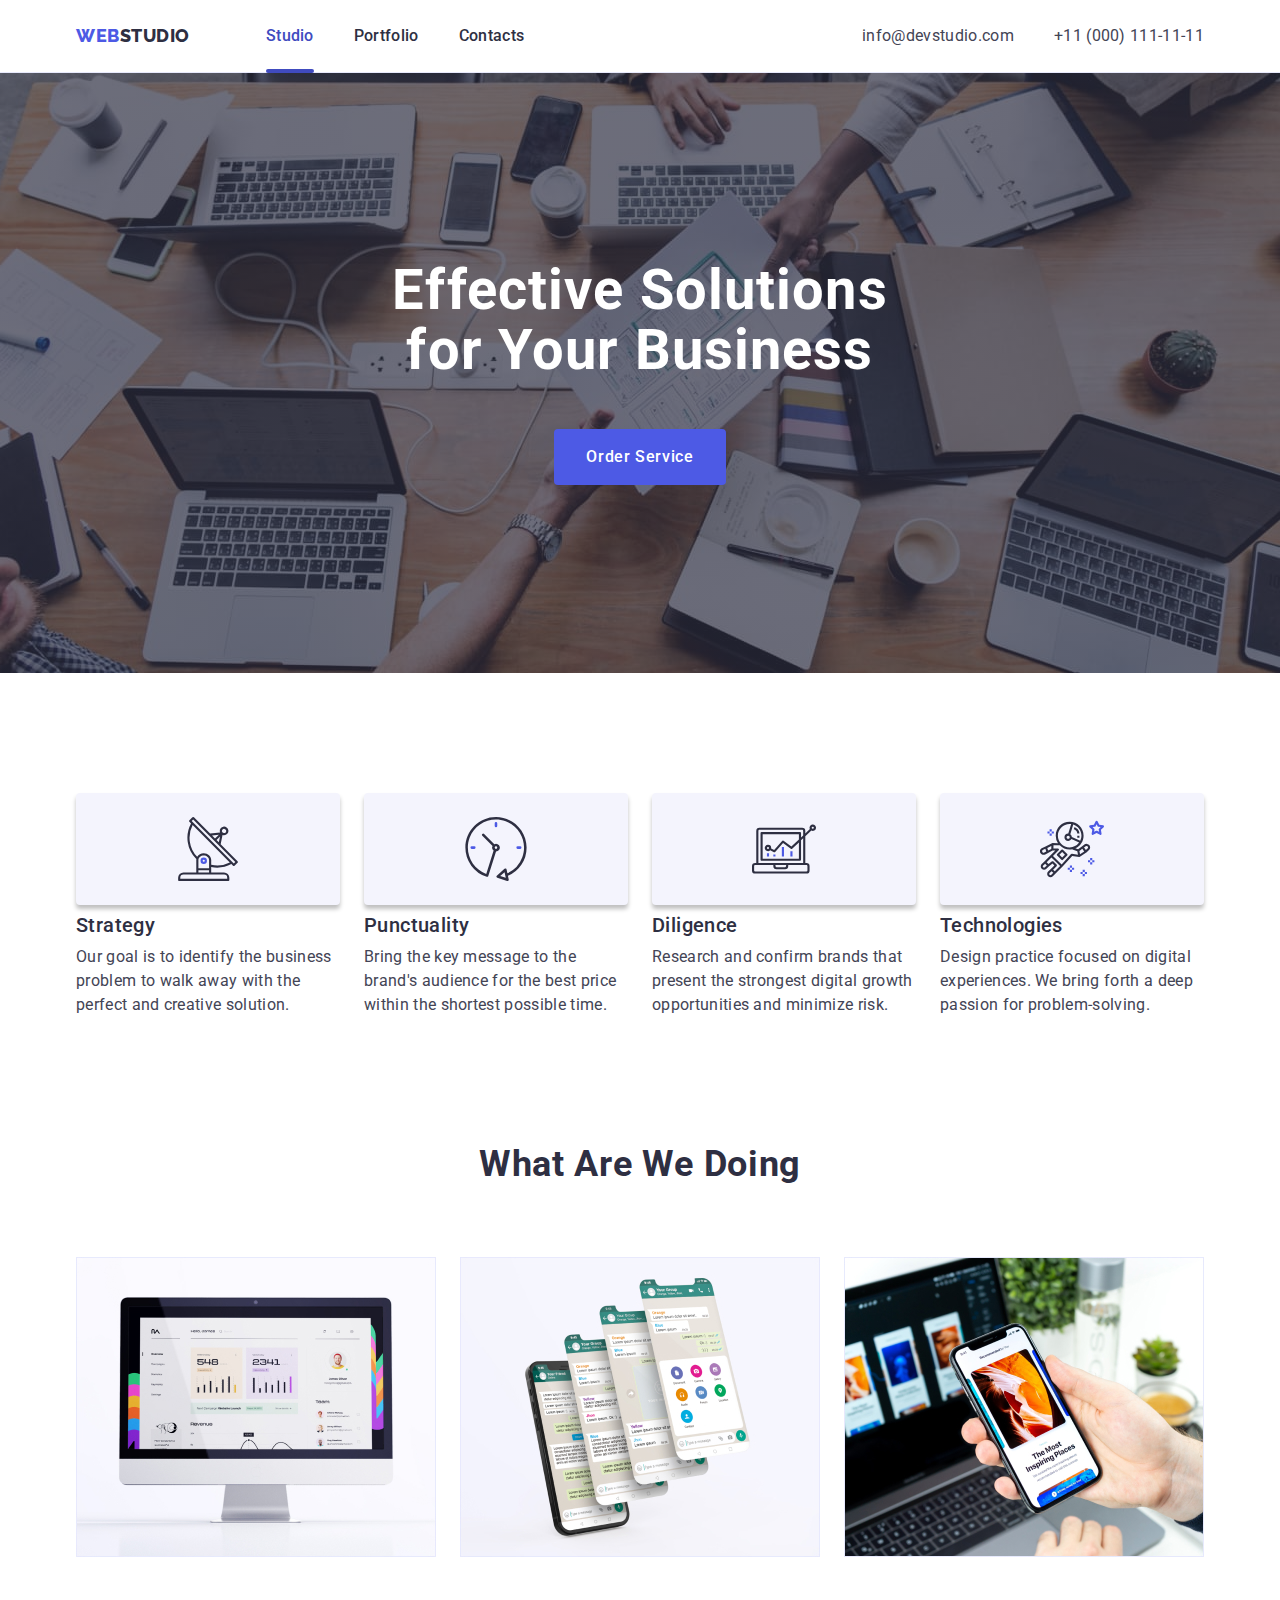
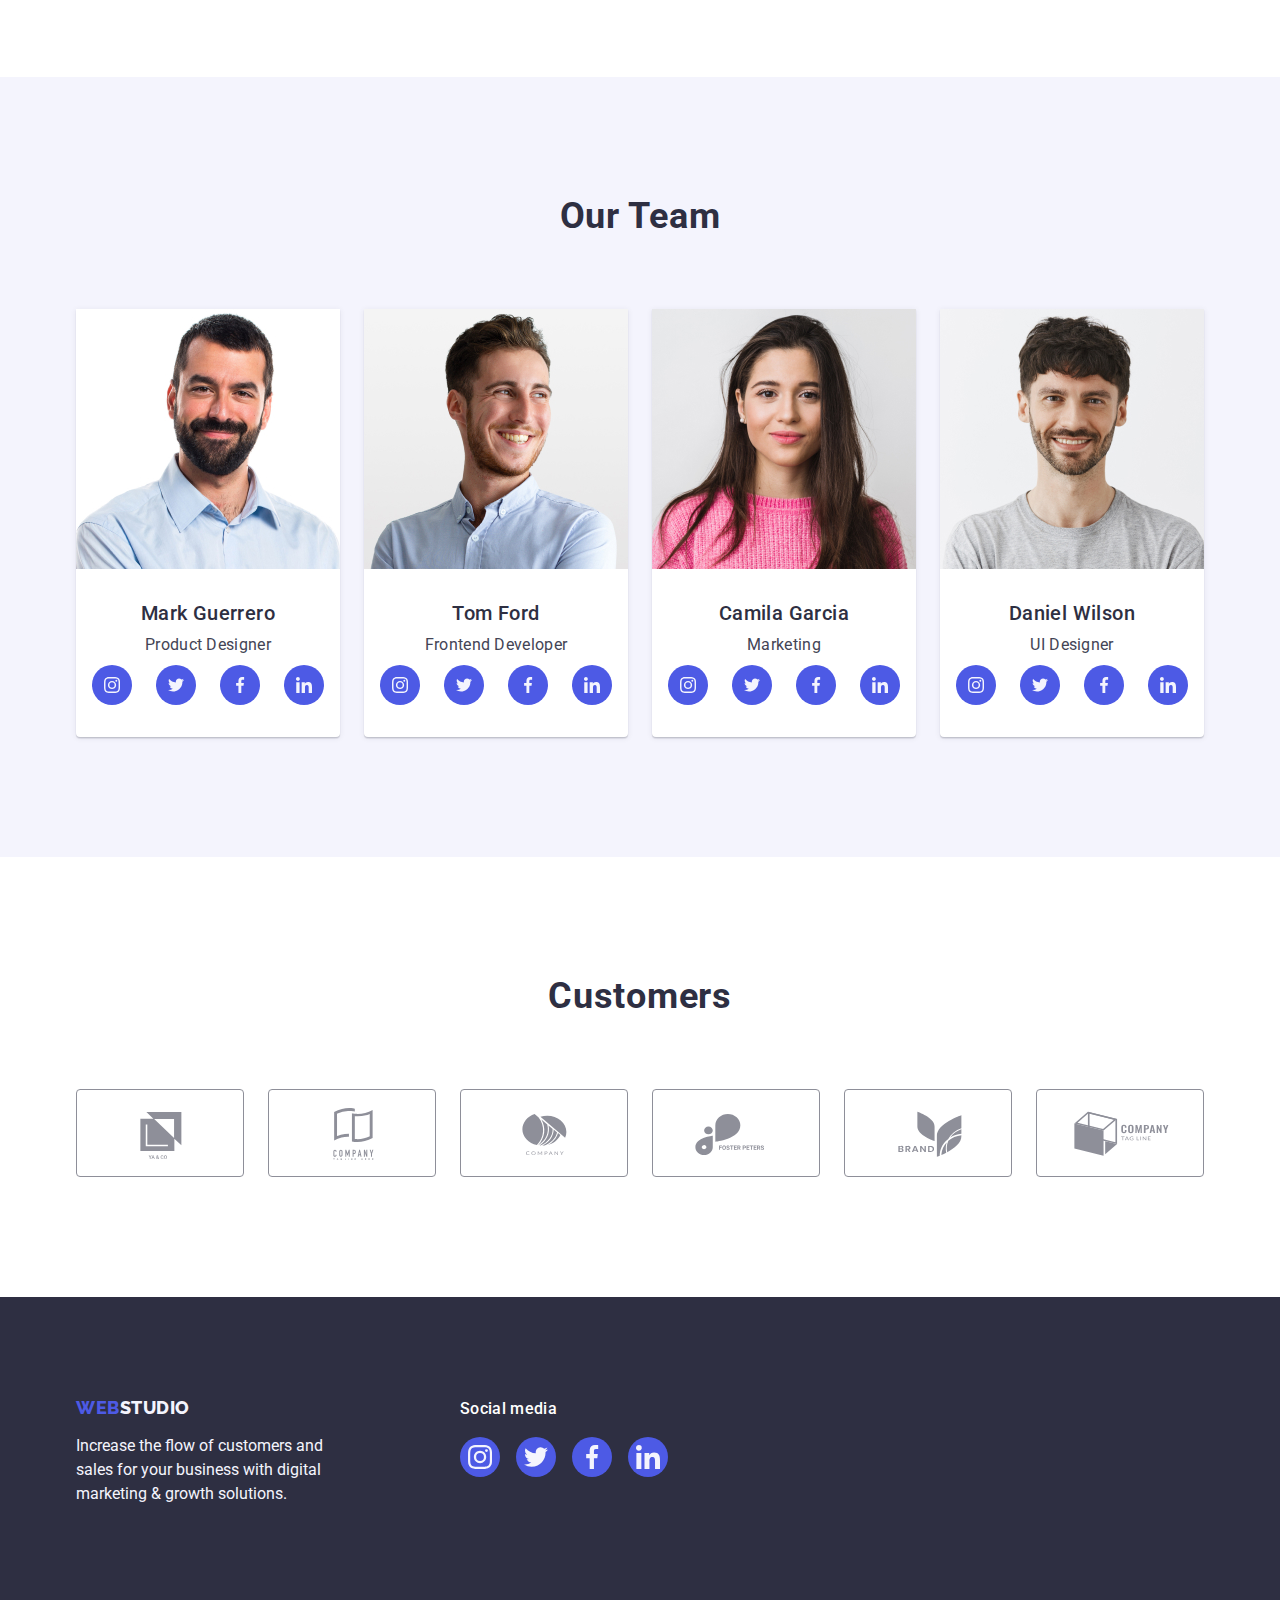
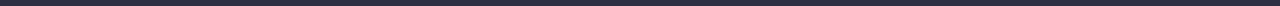
<file: index.html>
<!DOCTYPE html>
<html lang="en">
  <head>
    <meta charset="UTF-8" />
    <meta http-equiv="X-UA-Compatible" content="IE=edge" />
    <meta name="viewport" content="width=device-width, initial-scale=1.0" />
    <title>WebStudio</title>
    <link rel="preconnect" href="https://fonts.googleapis.com" />
    <link rel="preconnect" href="https://fonts.gstatic.com" crossorigin />
    <link
      href="https://fonts.googleapis.com/css2?family=Raleway:wght@800&family=Roboto:wght@400;500&display=swap"
      rel="stylesheet"
    />
    <link
      rel="stylesheet"
      href="https://cdnjs.cloudflare.com/ajax/libs/modern-normalize/1.1.0/modern-normalize.min.css"
    />
    <link rel="stylesheet" href="./css/styles.css" />
  </head>
  <body class="page">
    <header class="page-header">
      <div class="container page-header-container">
        <nav class="page-navigation">
          <a href="./index.html" class="logo link"> Web<span>Studio</span></a>

          <ul class="site-nav list">
            <li class="menu-link">
              <a href="./index.html" class="site-nav-link current-page link"
                >Studio</a
              >
            </li>
            <li class="menu-link">
              <a href="./portfolio.html" class="site-nav-link link"
                >Portfolio</a
              >
            </li>
            <li class="menu-link">
              <a href="" class="site-nav-link link">Contacts</a>
            </li>
          </ul>
        </nav>

        <address class="adress">
          <ul class="auth-nav list">
            <li>
              <a href="mailto:info@devstudio.com" class="link contact-adress"
                >info@devstudio.com</a
              >
            </li>
            <li>
              <a href="tel:+110001111111" class="link contact-adress"
                >+11 (000) 111-11-11</a
              >
            </li>
          </ul>
        </address>
      </div>
    </header>
    <main>
      <section class="header">
        <div class="container header-container">
          <h1 class="header-title">Effective Solutions for Your Business</h1>
          <button type="button" class="header-button" data-modal-open>
            Order Service
          </button>
        </div>
      </section>
      <section class="functions">
        <div class="container">
          <h2 class="features visually-hidden">Features</h2>
          <ul class="functions-list list">
            <li class="function-list-item">
              <div class="function-icon">
                <svg
                  class="function-list-icon"
                  aria-label="antenna icon"
                  width="64"
                  height="64"
                >
                  <use href="./images/icons.svg#icon-antenna"></use>
                </svg>
              </div>
              <h3 class="function-name">Strategy</h3>
              <p class="function-discription">
                Our goal is to identify the business problem to walk away with
                the perfect and creative solution.
              </p>
            </li>
            <li class="function-list-item">
              <div class="function-icon">
                <svg
                  class="function-list-icon"
                  aria-label="clock icon"
                  width="64"
                  height="64"
                >
                  <use href="./images/icons.svg#icon-clock"></use>
                </svg>
              </div>
              <h3 class="function-name">Punctuality</h3>
              <p class="function-discription">
                Bring the key message to the brand's audience for the best price
                within the shortest possible time.
              </p>
            </li>
            <li class="function-list-item">
              <div class="function-icon">
                <svg
                  class="function-list-icon"
                  aria-label="diagram icon"
                  width="64"
                  height="64"
                >
                  <use href="./images/icons.svg#icon-diagram"></use>
                </svg>
              </div>
              <h3 class="function-name">Diligence</h3>
              <p class="function-discription">
                Research and confirm brands that present the strongest digital
                growth opportunities and minimize risk.
              </p>
            </li>
            <li class="function-list-item">
              <div class="function-icon">
                <svg
                  class="function-list-icon"
                  aria-label="astronaut icon"
                  width="64"
                  height="64"
                >
                  <use href="./images/icons.svg#icon-astronaut"></use>
                </svg>
              </div>
              <h3 class="function-name">Technologies</h3>
              <p class="function-discription">
                Design practice focused on digital experiences. We bring forth a
                deep passion for problem-solving.
              </p>
            </li>
          </ul>
        </div>
      </section>
      <section class="possibilities-items">
        <div class="container">
          <h2 class="content-name">What are we doing</h2>
          <ul class="possibilities list">
            <li class="possibilities-item">
              <img
                class="possibilities-items-img"
                src="./images/rectangle1.jpg"
                alt="Computer"
                width="360"
                height="300"
              />
            </li>
            <li class="possibilities-item">
              <img
                class="possibilities-items-img"
                src="./images/rectangle2.jpg"
                alt="Phone chat"
                width="360"
                height="300"
              />
            </li>
            <li class="possibilities-item">
              <img
                class="possibilities-items-img"
                src="./images/rectangle3.jpg"
                alt="Laptop with phone"
                width="360"
                height="300"
              />
            </li>
          </ul>
        </div>
      </section>
      <section class="team">
        <div class="container">
          <h2 class="team-name">Our Team</h2>
          <ul class="members-team list">
            <li class="member">
              <img
                class="member-team-img"
                src="./images/team/mark.jpg"
                alt="Mark Guerrero"
                width="264"
                height="260"
              />
              <div class="specialist-container">
                <h3 class="specialist-name">Mark Guerrero</h3>
                <p class="job-title">Product Designer</p>

                <ul class="social-list list">
                  <li class="social-list-item">
                    <a href="" class="social-list-link social-list-link-team">
                      <svg class="social-list-icon" width="16" height="16">
                        <use href="./images/icons.svg#icon-instagram"></use>
                      </svg>
                    </a>
                  </li>
                  <li class="social-list-item">
                    <a href="" class="social-list-link social-list-link-team">
                      <svg class="social-list-icon" width="16" height="16">
                        <use href="./images/icons.svg#icon-twitter"></use>
                      </svg>
                    </a>
                  </li>
                  <li class="social-list-item">
                    <a href="" class="social-list-link social-list-link-team">
                      <svg class="social-list-icon" width="16" height="16">
                        <use href="./images/icons.svg#icon-facebook"></use>
                      </svg>
                    </a>
                  </li>
                  <li class="social-list-item">
                    <a href="" class="social-list-link social-list-link-team">
                      <svg class="social-list-icon" width="16" height="16">
                        <use href="./images/icons.svg#icon-linkedin"></use>
                      </svg>
                    </a>
                  </li>
                </ul>
              </div>
            </li>
            <li class="member">
              <img
                class="member-team-img"
                src="./images/team/tom.jpg"
                alt="Tom Ford"
                width="264"
                height="260"
              />
              <div class="specialist-container">
                <h3 class="specialist-name">Tom Ford</h3>
                <p class="job-title">Frontend Developer</p>
                <ul class="social-list list">
                  <li class="social-list-item">
                    <a href="" class="social-list-link social-list-link-team">
                      <svg class="social-list-icon" width="16" height="16">
                        <use href="./images/icons.svg#icon-instagram"></use>
                      </svg>
                    </a>
                  </li>
                  <li class="social-list-item">
                    <a href="" class="social-list-link social-list-link-team">
                      <svg class="social-list-icon" width="16" height="16">
                        <use href="./images/icons.svg#icon-twitter"></use>
                      </svg>
                    </a>
                  </li>
                  <li class="social-list-item">
                    <a href="" class="social-list-link social-list-link-team">
                      <svg class="social-list-icon" width="16" height="16">
                        <use href="./images/icons.svg#icon-facebook"></use>
                      </svg>
                    </a>
                  </li>
                  <li class="social-list-item">
                    <a href="" class="social-list-link social-list-link-team">
                      <svg class="social-list-icon" width="16" height="16">
                        <use href="./images/icons.svg#icon-linkedin"></use>
                      </svg>
                    </a>
                  </li>
                </ul>
              </div>
            </li>
            <li class="member">
              <img
                class="member-team-img"
                src="./images/team/camila.jpg"
                alt="Camila Garcia"
                width="264"
                height="260"
              />
              <div class="specialist-container">
                <h3 class="specialist-name">Camila Garcia</h3>
                <p class="job-title">Marketing</p>
                <ul class="social-list list">
                  <li class="social-list-item">
                    <a href="" class="social-list-link social-list-link-team">
                      <svg class="social-list-icon" width="16" height="16">
                        <use href="./images/icons.svg#icon-instagram"></use>
                      </svg>
                    </a>
                  </li>
                  <li class="social-list-item">
                    <a href="" class="social-list-link social-list-link-team">
                      <svg class="social-list-icon" width="16" height="16">
                        <use href="./images/icons.svg#icon-twitter"></use>
                      </svg>
                    </a>
                  </li>
                  <li class="social-list-item">
                    <a href="" class="social-list-link social-list-link-team">
                      <svg class="social-list-icon" width="16" height="16">
                        <use href="./images/icons.svg#icon-facebook"></use>
                      </svg>
                    </a>
                  </li>
                  <li class="social-list-item">
                    <a href="" class="social-list-link social-list-link-team">
                      <svg class="social-list-icon" width="16" height="16">
                        <use href="./images/icons.svg#icon-linkedin"></use>
                      </svg>
                    </a>
                  </li>
                </ul>
              </div>
            </li>
            <li class="member">
              <img
                class="member-team-img"
                src="./images/team/daniel.jpg"
                alt="Daniel Wilson"
                width="264"
                height="260"
              />
              <div class="specialist-container">
                <h3 class="specialist-name">Daniel Wilson</h3>
                <p class="job-title">UI Designer</p>
                <ul class="social-list list">
                  <li class="social-list-item">
                    <a href="" class="social-list-link social-list-link-team">
                      <svg class="social-list-icon" width="16" height="16">
                        <use href="./images/icons.svg#icon-instagram"></use>
                      </svg>
                    </a>
                  </li>
                  <li class="social-list-item">
                    <a href="" class="social-list-link social-list-link-team">
                      <svg class="social-list-icon" width="16" height="16">
                        <use href="./images/icons.svg#icon-twitter"></use>
                      </svg>
                    </a>
                  </li>
                  <li class="social-list-item">
                    <a href="" class="social-list-link social-list-link-team">
                      <svg class="social-list-icon" width="16" height="16">
                        <use href="./images/icons.svg#icon-facebook"></use>
                      </svg>
                    </a>
                  </li>
                  <li class="social-list-item">
                    <a href="" class="social-list-link social-list-link-team">
                      <svg class="social-list-icon" width="16" height="16">
                        <use href="./images/icons.svg#icon-linkedin"></use>
                      </svg>
                    </a>
                  </li>
                </ul>
              </div>
            </li>
          </ul>
        </div>
      </section>
      <section class="customers-section">
        <div class="container">
          <h2 class="customers-title">Customers</h2>
          <ul class="customers-list">
            <li class="customer">
              <a href="" class="customers-list-link">
                <svg class="customers-list-icon" width="104" height="56">
                  <use href="./images/icons.svg#icon-Logo"></use>
                </svg>
              </a>
            </li>
            <li class="customer">
              <a href="" class="customers-list-link">
                <svg class="customers-list-icon" width="104" height="56">
                  <use href="./images/icons.svg#icon-Logo-1"></use>
                </svg>
              </a>
            </li>
            <li class="customer">
              <a href="" class="customers-list-link">
                <svg class="customers-list-icon" width="104" height="56">
                  <use href="./images/icons.svg#icon-Logo-2"></use>
                </svg>
              </a>
            </li>
            <li class="customer">
              <a href="" class="customers-list-link">
                <svg class="customers-list-icon" width="104" height="56">
                  <use href="./images/icons.svg#icon-Logo-3"></use>
                </svg>
              </a>
            </li>
            <li class="customer">
              <a href="" class="customers-list-link">
                <svg class="customers-list-icon" width="104" height="56">
                  <use href="./images/icons.svg#icon-Logo-4"></use>
                </svg>
              </a>
            </li>
            <li class="customer">
              <a href="" class="customers-list-link">
                <svg class="customers-list-icon" width="104" height="56">
                  <use href="./images/icons.svg#icon-Logo-5"></use>
                </svg>
              </a>
            </li>
          </ul>
        </div>
      </section>
    </main>
    <footer class="basement">
      <div class="container footer-container">
        <div class="footer-text-container">
          <a class="basement-logo link" href="./index.html">
            Web<span class="devision">Studio</span>
          </a>
          <p class="basement-text">
            Increase the flow of customers and sales for your business with
            digital marketing & growth solutions.
          </p>
        </div>
        <div class="footer-social-list">
          <p class="footer-social-text">Social media</p>
          <ul class="footer-list list">
            <li class="social-list-item">
              <a href="" class="social-list-link social-list-link-footer">
                <svg class="social-list-icon" width="24" height="24">
                  <use href="./images/icons.svg#icon-instagram"></use>
                </svg>
              </a>
            </li>
            <li class="social-list-item">
              <a href="" class="social-list-link social-list-link-footer">
                <svg class="social-list-icon" width="24" height="24">
                  <use href="./images/icons.svg#icon-twitter"></use>
                </svg>
              </a>
            </li>
            <li class="social-list-item">
              <a href="" class="social-list-link social-list-link-footer">
                <svg class="social-list-icon" width="24" height="24">
                  <use href="./images/icons.svg#icon-facebook"></use>
                </svg>
              </a>
            </li>
            <li class="social-list-item">
              <a href="" class="social-list-link social-list-link-footer">
                <svg class="social-list-icon" width="24" height="24">
                  <use href="./images/icons.svg#icon-linkedin"></use>
                </svg>
              </a>
            </li>
          </ul>
        </div>
      </div>
    </footer>
    <div class="backdrop is-hidden" data-modal>
      <div class="modal-window">
        <button type="button" class="modal-close-btn" data-modal-close>
          <svg class="modal-close-icon" width="8" height="8">
            <use href="./images/icons.svg#icon-close"></use>
          </svg>
        </button>
      </div>
    </div>
    <script src="./js/modal.js"></script>
  </body>
</html>
</file>
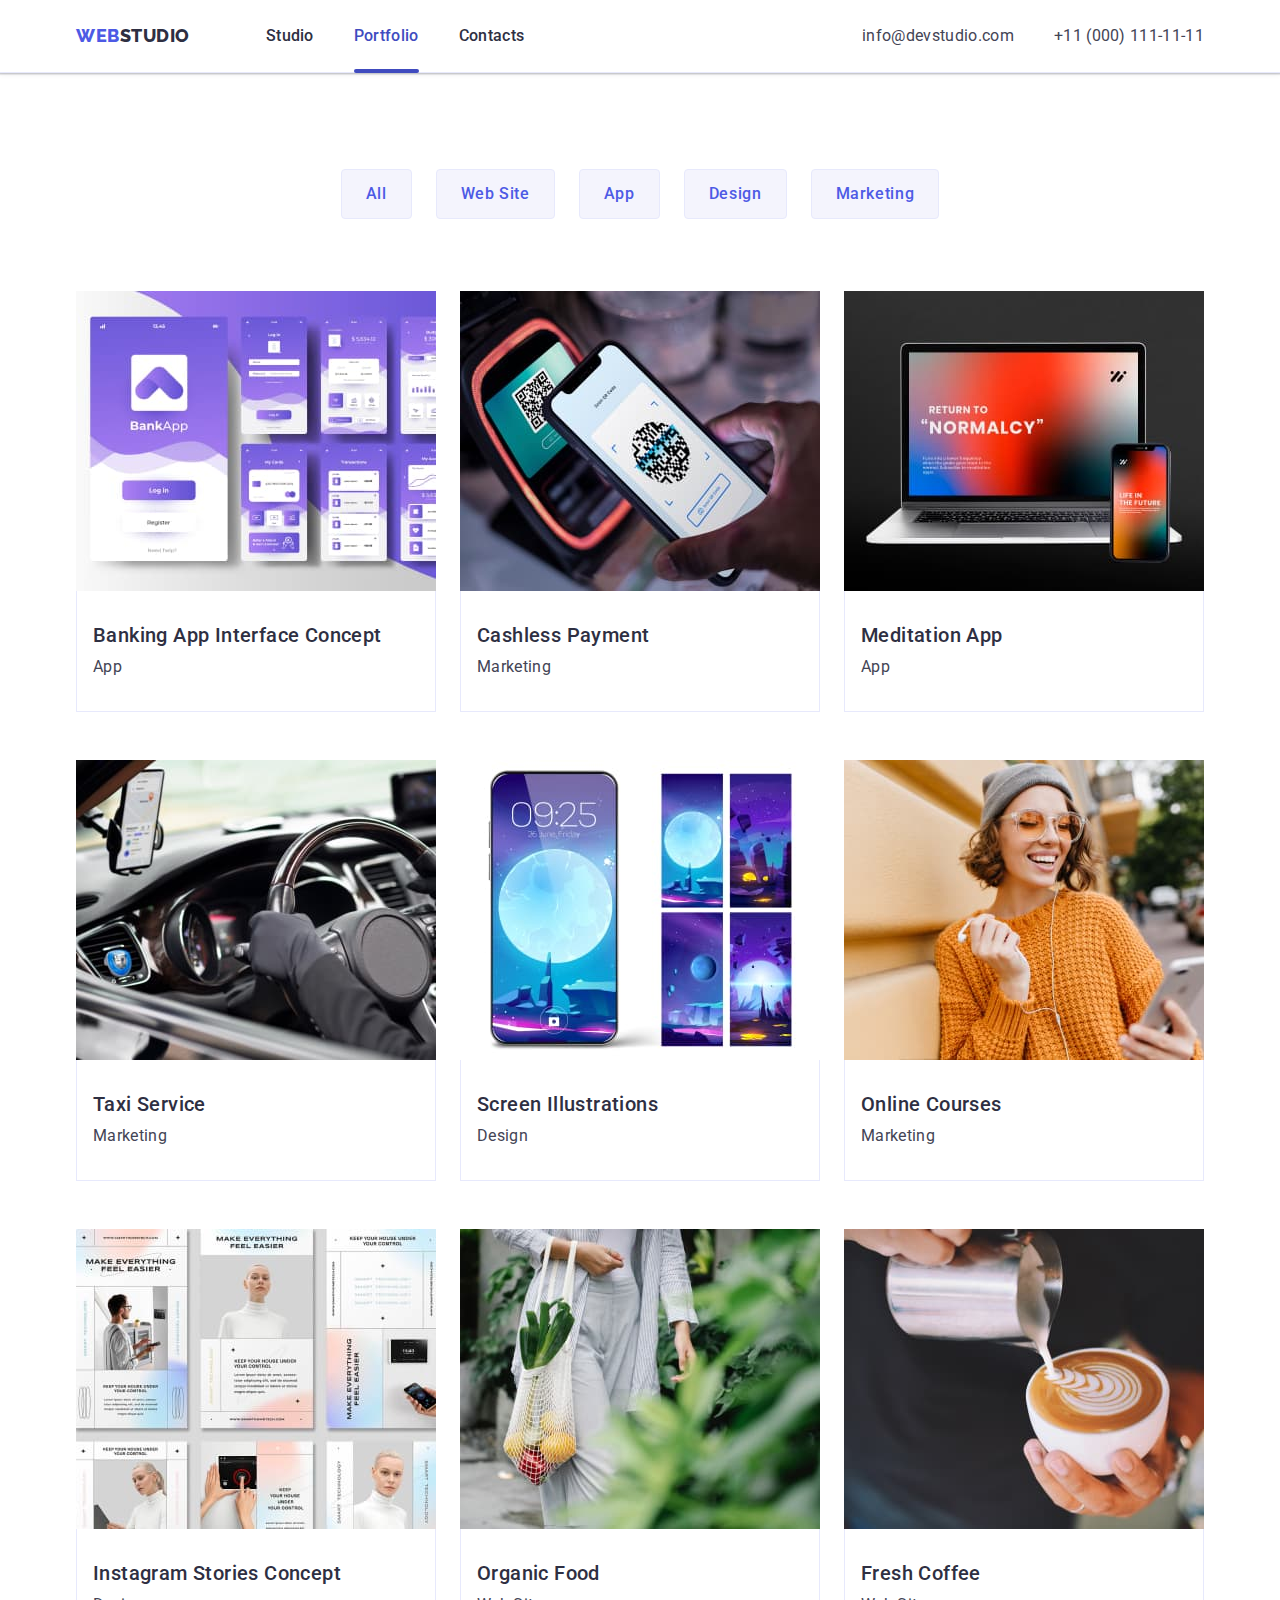
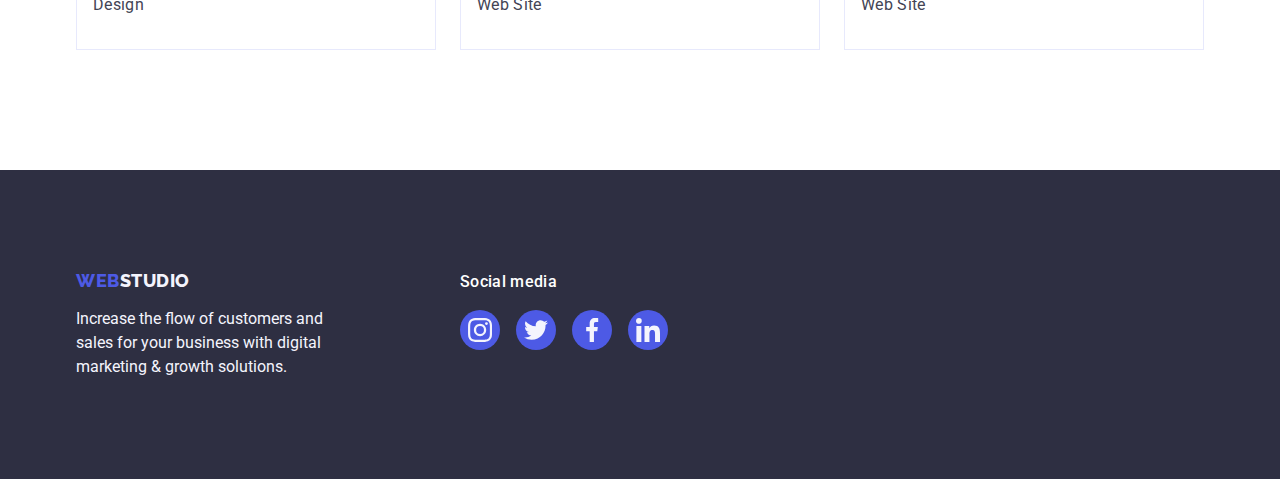
<file: portfolio.html>
<!DOCTYPE html>
<html lang="en">
  <head>
    <meta charset="UTF-8" />
    <meta http-equiv="X-UA-Compatible" content="IE=edge" />
    <meta name="viewport" content="width=device-width, initial-scale=1.0" />
    <title>Portfolio</title>
    <link rel="preconnect" href="https://fonts.googleapis.com" />
    <link rel="preconnect" href="https://fonts.gstatic.com" crossorigin />
    <link
      href="https://fonts.googleapis.com/css2?family=Raleway:wght@800&family=Roboto:wght@400;500&display=swap"
      rel="stylesheet"
    />
    <link
      rel="stylesheet"
      href="https://cdnjs.cloudflare.com/ajax/libs/modern-normalize/1.1.0/modern-normalize.min.css"
    />
    <link rel="stylesheet" href="./css/styles.css" />
  </head>
  <body class="page">
    <header class="page-header">
      <div class="container page-header-container">
        <nav class="page-navigation">
          <a href="./index.html" class="logo link"> Web<span>Studio</span></a>

          <ul class="site-nav list">
            <li class="menu-link">
              <a href="./index.html" class="site-nav-link link">Studio</a>
            </li>
            <li class="menu-link">
              <a href="./portfolio.html" class="current-page site-nav-link link"
                >Portfolio</a
              >
            </li>
            <li class="menu-link">
              <a href="" class="site-nav-link link">Contacts</a>
            </li>
          </ul>
        </nav>

        <address class="adress">
          <ul class="auth-nav list">
            <li>
              <a href="mailto:info@devstudio.com" class="link contact-adress"
                >info@devstudio.com</a
              >
            </li>
            <li>
              <a href="tel:+110001111111" class="link contact-adress"
                >+11 (000) 111-11-11</a
              >
            </li>
          </ul>
        </address>
      </div>
    </header>
    <main>
      <section class="portfolio">
        <div class="container">
          <h1 class="title-but" hidden>Control Buttons</h1>
          <ul class="buttons list">
            <li>
              <button class="button" type="button">All</button>
            </li>
            <li>
              <button class="button" type="button">Web Site</button>
            </li>
            <li>
              <button class="button" type="button">App</button>
            </li>
            <li>
              <button class="button" type="button">Design</button>
            </li>
            <li>
              <button class="button" type="button">Marketing</button>
            </li>
          </ul>

          <ul class="features list">
            <li class="features-item-container">
              <a href="" class="feature link">
                <div class="features-item-img-overlay">
                  <img
                    class="link"
                    src="./images/portfolio/banking-app.jpg"
                    alt="Banking App"
                    width="360"
                    height="300"
                  />
                  <p class="overlay">
                    14 Stylish and User-Friendly App Design Concepts · Task
                    Manager App · Calorie Tracker App · Exotic Fruit Ecommerce
                    App · Cloud Storage App
                  </p>
                </div>
                <div class="name-chapter-container">
                  <h2 class="features-name">Banking App Interface Concept</h2>
                  <p class="features-chapter">App</p>
                </div>
              </a>
            </li>
            <li class="features-item-container">
              <a href="" class="feature link">
                <div class="features-item-img-overlay">
                  <img
                    class="link"
                    src="./images/portfolio/cashless-payment.jpg"
                    alt="Cashless Payment"
                    width="360"
                    height="300"
                  />
                  <p class="overlay">
                    14 Stylish and User-Friendly App Design Concepts · Task
                    Manager App · Calorie Tracker App · Exotic Fruit Ecommerce
                    App · Cloud Storage App
                  </p>
                </div>
                <div class="name-chapter-container">
                  <h2 class="features-name">Cashless Payment</h2>
                  <p class="features-chapter">Marketing</p>
                </div>
              </a>
            </li>
            <li class="features-item-container">
              <a href="" class="feature link">
                <div class="features-item-img-overlay">
                  <img
                    class="link"
                    src="./images/portfolio/meditation-app.jpg"
                    alt="Meditation App"
                    width="360"
                    height="300"
                  />
                  <p class="overlay">
                    14 Stylish and User-Friendly App Design Concepts · Task
                    Manager App · Calorie Tracker App · Exotic Fruit Ecommerce
                    App · Cloud Storage App
                  </p>
                </div>
                <div class="name-chapter-container">
                  <h2 class="features-name">Meditation App</h2>
                  <p class="features-chapter">App</p>
                </div>
              </a>
            </li>
            <li class="features-item-container">
              <a href="" class="feature link">
                <div class="features-item-img-overlay">
                  <img
                    class="link"
                    src="./images/portfolio/taxi-service.jpg"
                    alt="Taxi Service"
                    width="360"
                    height="300"
                  />
                  <p class="overlay">
                    14 Stylish and User-Friendly App Design Concepts · Task
                    Manager App · Calorie Tracker App · Exotic Fruit Ecommerce
                    App · Cloud Storage App
                  </p>
                </div>
                <div class="name-chapter-container">
                  <h2 class="features-name">Taxi Service</h2>
                  <p class="features-chapter">Marketing</p>
                </div>
              </a>
            </li>
            <li class="features-item-container">
              <a href="" class="feature link">
                <div class="features-item-img-overlay">
                  <img
                    class="link"
                    src="./images/portfolio/screen-iIllustrations.jpg"
                    alt="Screen Illustrations"
                    width="360"
                    height="300"
                  />
                  <p class="overlay">
                    14 Stylish and User-Friendly App Design Concepts · Task
                    Manager App · Calorie Tracker App · Exotic Fruit Ecommerce
                    App · Cloud Storage App
                  </p>
                </div>
                <div class="name-chapter-container">
                  <h2 class="features-name">Screen Illustrations</h2>
                  <p class="features-chapter">Design</p>
                </div>
              </a>
            </li>
            <li class="features-item-container">
              <a href="" class="feature link">
                <div class="features-item-img-overlay">
                  <img
                    class="link"
                    src="./images/portfolio/online-courses.jpg"
                    alt="Online Courses"
                    width="360"
                    height="300"
                  />
                  <p class="overlay">
                    14 Stylish and User-Friendly App Design Concepts · Task
                    Manager App · Calorie Tracker App · Exotic Fruit Ecommerce
                    App · Cloud Storage App
                  </p>
                </div>
                <div class="name-chapter-container">
                  <h2 class="features-name">Online Courses</h2>
                  <p class="features-chapter">Marketing</p>
                </div>
              </a>
            </li>
            <li class="features-item-container">
              <a href="" class="feature link">
                <div class="features-item-img-overlay">
                  <img
                    class="link"
                    src="./images/portfolio/instagram-storiesconcept.jpg"
                    alt="Instagram Stories Concept"
                    width="360"
                    height="300"
                  />
                  <p class="overlay">
                    14 Stylish and User-Friendly App Design Concepts · Task
                    Manager App · Calorie Tracker App · Exotic Fruit Ecommerce
                    App · Cloud Storage App
                  </p>
                </div>
                <div class="name-chapter-container">
                  <h2 class="features-name">Instagram Stories Concept</h2>
                  <p class="features-chapter">Design</p>
                </div>
              </a>
            </li>
            <li class="features-item-container">
              <a href="" class="feature link">
                <div class="features-item-img-overlay">
                  <img
                    class="link"
                    src="./images/portfolio/organic-food.jpg"
                    alt="Organic Food"
                    width="360"
                    height="300"
                  />
                  <p class="overlay">
                    14 Stylish and User-Friendly App Design Concepts · Task
                    Manager App · Calorie Tracker App · Exotic Fruit Ecommerce
                    App · Cloud Storage App
                  </p>
                </div>
                <div class="name-chapter-container">
                  <h2 class="features-name">Organic Food</h2>
                  <p class="features-chapter">Web Site</p>
                </div>
              </a>
            </li>
            <li class="features-item-container">
              <a href="" class="feature link">
                <div class="features-item-img-overlay">
                  <img
                    class="link"
                    src="./images/portfolio/fresh-coffee.jpg"
                    alt="Fresh Coffee"
                    width="360"
                    height="300"
                  />
                  <p class="overlay">
                    14 Stylish and User-Friendly App Design Concepts · Task
                    Manager App · Calorie Tracker App · Exotic Fruit Ecommerce
                    App · Cloud Storage App
                  </p>
                </div>
                <div class="name-chapter-container">
                  <h2 class="features-name">Fresh Coffee</h2>
                  <p class="features-chapter">Web Site</p>
                </div>
              </a>
            </li>
          </ul>
        </div>
      </section>
    </main>
    <footer class="basement">
      <div class="container footer-container">
        <div class="footer-text-container">
          <a class="basement-logo link" href="./index.html">
            Web<span class="devision">Studio</span>
          </a>
          <p class="basement-text">
            Increase the flow of customers and sales for your business with
            digital marketing & growth solutions.
          </p>
        </div>
        <div class="footer-social-list">
          <p class="footer-social-text">Social media</p>
          <ul class="footer-list list">
            <li class="social-list-item">
              <a href="" class="social-list-link social-list-link-footer">
                <svg class="social-list-icon" width="24" height="24">
                  <use href="./images/icons.svg#icon-instagram"></use>
                </svg>
              </a>
            </li>
            <li class="social-list-item">
              <a href="" class="social-list-link social-list-link-footer">
                <svg class="social-list-icon" width="24" height="24">
                  <use href="./images/icons.svg#icon-twitter"></use>
                </svg>
              </a>
            </li>
            <li class="social-list-item">
              <a href="" class="social-list-link social-list-link-footer">
                <svg class="social-list-icon" width="24" height="24">
                  <use href="./images/icons.svg#icon-facebook"></use>
                </svg>
              </a>
            </li>
            <li class="social-list-item">
              <a href="" class="social-list-link social-list-link-footer">
                <svg class="social-list-icon" width="24" height="24">
                  <use href="./images/icons.svg#icon-linkedin"></use>
                </svg>
              </a>
            </li>
          </ul>
        </div>
      </div>
    </footer>
  </body>
</html>
</file>
<file: css/styles.css>
:root{

    --primary-text-color:#2E2F42;
    --accent-color:#4D5AE5;
    --page-background-color:#FFFFFF;
    --additional-text-color:#434455;
    --footer-text-color:#F4F4FD;

}

.link{
    text-decoration: none;

}

ul {
    list-style: none;
}

h1,h2,h3,h4,h5,p{
    margin-top: 0;
    margin-bottom: 0;
}

ul,ol{
    margin-top: 0;
    margin-bottom: 0;
    padding-left: 0;
}
img{
    display: block;
}

.container{
    margin: 0 auto;
    padding: 0 15px;
    width: 1158px;
}

/*Site header*/

body {
    background-color:var(--page-background-color);
    color: var(--additional-text-color);
    font-family: Roboto, sans-serif;
}


.logo{
    color:var(--accent-color);

    font-family: Raleway, sans-serif;
    font-weight: 800;
    font-size: 18px;
    line-height: 1.17;
    letter-spacing: 0.03em;
    text-transform: uppercase;
    margin-right: 76px;
    
}


.logo span{
    color:#2e2f42;
;}
.logo:hover,
.logo:focus{
    color:var(--accent-color);}

/*Site nav*/

.page-header{
    display: flex;
    align-items: center;
    border-bottom: 1px solid #e7e9fc;
    box-shadow: 0px 1px 6px 0px rgba(46, 47, 66, 0.08), 0px 1px 1px 0px rgba(46, 47, 66, 0.16), 0px 2px 1px 0px rgba(46, 47, 66, 0.08);
}

.page-navigation{
    display: flex;
    align-items: center;

}

.site-nav{
    gap: 40px;
    display: flex;

}



.site-nav-link{
    color: #2e2f42;
    font-weight: 500;
    font-size: 16px;
    line-height: 1.5;
    letter-spacing: 0.02em;
    display: block;
    padding: 24px 0;
    position: relative;
    transition: color 250ms cubic-bezier(0.4, 0, 0.2, 1);
}

.current-page{
  color: #404bbf;
}
.current-page::after {
    content: "";
    position: absolute;
    bottom: -1px;
    right: 0;
    width: 100%;
    height: 4px;
    background-color: #404bbf;
    
    border-radius: 2px;
}



.site-nav a:hover,
.site-nav a:focus {
    color: #404bbf;
}



.adress{
    font-style: normal;
    margin-left: auto;
}

.auth-nav{
    display: flex;
    align-items: center;
    gap: 40px;
}
.auth-nav a{
    color:var(--additional-text-color);

    font-size: 16px;
    line-height: 1.5; 
    letter-spacing: 0.02em;
    text-decoration: none;

    transition: color 250ms cubic-bezier(0.4, 0, 0.2, 1);
}

.auth-nav a:hover,
.auth-nav a:focus {
    color: #404bbf;
}
/*Header index*/
.page-header-container{
    display: flex;
    align-items: center;
    margin: 0 auto;
    padding: 0 15px;
    }

.header{
    margin-left: auto;
    margin-right: auto;
    background-color: var(--primary-text-color);
    height: 600px;
    padding: 188px 0;
    background-image: linear-gradient(rgba(46, 47, 66, 0.7), rgba(46, 47, 66, 0.7)), url('../images/hero/people-office.jpg');
    background-size: cover;
    background-repeat: no-repeat;
    background-position: center;
    max-width: 1440px;
}


.header-title{
     color: #FFFFFF;
     font-weight: 700;
     font-size: 56px;
     line-height: 1.07;
     letter-spacing: 0.02em;
     text-align: center;
     max-width: 496px;
     margin-left: auto;
     margin-right: auto;
     
}

.header-button{
    background-color: #4D5AE5;
    color: #FFFFFF;

    font-family: inherit;
    font-weight: 500;
    font-size: 16px;
    line-height: 1.5;
    letter-spacing: 0.04em;
    text-align: center;
    cursor: pointer;

    height: 56px;
    min-width: 169px;
    padding: 16px 32px;
    border-radius: 4px;
    display: block; 
    margin: 0 auto; 
    margin-top: 48px;
    border: none;

    transition: background-color 250ms cubic-bezier(0.4, 0, 0.2, 1);
}

.header-button:hover ,
.header-button:focus{
    background-color: #404BBF;
}

/*Index Features*/
.functions-list{
    display: flex;
    gap: 24px;
    margin-bottom: 8px;
    
}
.function-list-item{
    width: 264px;
    height: 224px;
    
}
.function-icon{
    background-color: #F4F4FD;
    box-shadow: 0 4px 4px 0 rgba(0, 0, 0, 0.25);
    border-radius: 4px;
    color: var(--primary-text-color);
    display: flex;
    align-items: center;
    justify-content: center;
    height: 112px;
    margin-bottom: 8px;
}

.functions{
    padding: 120px 0;
}
.function{

    display: flex;
    gap: 24px;
    
}

.function-item{
    box-sizing: border-box;
    width: 264px;   
    text-align: left;
    min-height: 109px;

    width: calc((100% - 72px) / 4);
}

.function-name{
    color: var(--primary-text-color);

    font-weight: 500;
    font-size: 20px;
    line-height: 1.2;
    letter-spacing: 0.02em;
    margin-bottom: 8px;

}

.function-discription{
    line-height: 1.5;
    letter-spacing: 0.02em;
}

/*What are we doing*/
.possibilities-items{
    padding-bottom: 120px;
}
.possibilities{
    display: flex;
    gap: 24px;
}
.possibilities-item{
    width: calc(100% - 48px);
}
.content-name{
    color: #2E2F42;
    font-weight: 700;
    font-size: 36px;
    line-height: 1.11;
    letter-spacing: 0.02em;
    text-align: center;
    text-transform: capitalize;
    margin-bottom: 72px;
}


/*Index Team*/
.team{
    background-color: #F4F4FD;
    padding: 120px 0;
}

.team-name{
    color: #2E2F42;
 
    font-weight: 700;
    font-size: 36px;
    line-height: 1.11;
    letter-spacing: 0.02em;
    text-align: center;
    text-transform: capitalize;

   
    margin-bottom: 72px;
}
.member{
    background-color: #FFFFFF;
    border-radius: 0px 0px 4px 4px;
    width: calc(100% - 72px)/4;

    box-shadow: 0px 2px 1px 0px rgba(46, 47, 66, 0.08), 0px 1px 1px 0px rgba(46, 47, 66, 0.16), 0px 1px 6px 0px rgba(46, 47, 66, 0.08);
}
.members-team{
    display: flex;
    gap: 24px;
    box-sizing: border-box;
    justify-content: center;
}

.specialist-name{
    color: #2E2F42;
    font-weight:500;
    font-size: 20px;
    line-height: 1.2;
    letter-spacing: 0.02em;

    text-align: center;
    margin-bottom: 8px

}
.specialist-container {
    padding-top: 32px;
    padding-bottom: 32px;
}
.job-title{
    font-size: 16px;
    line-height: 1.5;
    letter-spacing: 0.02em;
    text-align: center;
    margin-bottom: 8px;
  
}
.social-list{
    display: flex;
    gap: 24px;
    text-align: center;
    justify-content: center;
    
}
.social-list-icon{
    fill:#f4f4fd;
}
.social-list-link{
    display: flex;
    justify-content: center;
    align-items: center;
    width: 40px;
    height: 40px;
    background-color: rgba(77, 90, 229, 1);
    border-radius: 50%;

    transition: background-color 250ms cubic-bezier(0.4, 0, 0.2, 1);
   
}

.social-list-link-footer:focus ,
.social-list-link-footer:hover{
    background-color:#31d0aa;
}
.social-list-link-team:focus ,
.social-list-link-team:hover{
    background-color: #404bbf;
}
/*Buttons portfolio*/

.buttons{
    display: flex;
    align-items: center;
    justify-content: center;
    margin-bottom: 72px;
    gap: 24px;
   
}
.button{
    background-color: #F4F4FD;
    color: var(--accent-color);

    font-family: inherit;
    font-weight: 500;
    font-size: 16px;
    line-height: 1.5;
    letter-spacing: 0.04em;
    cursor: pointer;
    display: flex;
    padding: 12px 24px;
    border: 1px solid #e7e9fc;
    border-radius: 4px;

    transition: color 250ms cubic-bezier(0.4, 0, 0.2, 1),
    background-color 250ms cubic-bezier(0.4, 0, 0.2, 1),
    border-color 250ms cubic-bezier(0.4, 0, 0.2, 1),
    box-shadow 250ms cubic-bezier(0.4, 0, 0.2, 1);
}

.button:hover ,
.button:focus {
    background-color: #404BBF;
    color: #FFFFFF;
    border: 1px solid transparent;
    box-shadow: 0px 2px 2px 0px rgba(0, 0, 0, 0.12), 0px 2px 1px 0px rgba(0, 0, 0, 0.08), 0px 3px 1px 0px rgba(0, 0, 0, 0.1);
}

/*Features*/
.portfolio{
    padding: 96px 0 120px;
}
.feature{
    display: block;

    transition: box-shadow 250ms cubic-bezier(0.4, 0, 0.2, 1);
}
.features{
    display: flex;
    flex-wrap: wrap;
    gap: 24px;
    row-gap: 48px;
}
.visually-hidden {
    position: absolute;
    width: 1px;
    height: 1px;
    margin: -1px;
    border: 0;
    padding: 0;
    white-space: nowrap;
    clip-path: inset(100%);
    clip: rect(0 0 0 0);
    overflow: hidden;}

.features-item-container{
    display: block;
    

}
.features-item-img-overlay{
position: relative;
overflow: hidden;
}

.feature:hover ,
.feature:focus{
box-shadow: 0px 2px 1px 0px rgba(46, 47, 66, 0.08), 0px 1px 1px 0px rgba(46, 47, 66, 0.16), 0px 1px 6px 0px rgba(46, 47, 66, 0.08);
}
.name-chapter-container{
    padding: 32px 16px;
    border: 1px solid #e7e9fc;
    border-top: none;
    
}
.features-name{
    color: #2E2F42;
    font-weight: 500;
    font-size: 20px;
    line-height: 1.2;
    letter-spacing: 0.02em;
    margin-bottom: 8px;
}
.features-chapter{
    color:var(--additional-text-color);

    font-size: 16px;
    line-height: 1.5;
    letter-spacing: 0.02em;
}
/*Customers*/
.customers-title{
 color: #2E2F42;
    
 font-weight: 700;
font-size: 36px;
line-height: 1.1;
letter-spacing: 0.02em;
text-align: center;
text-transform: capitalize;
    
    
margin-bottom: 72px;
}
.customers-section{
    padding-top: 120px;
    padding-bottom: 120px;
}
.customers-list{
    display: flex;
    justify-content: center;
    gap: 24px;
}
.customers-list-link{
    display: flex;
    width: 168px;
    height: 88px;
    align-items: center;
    justify-content: center;
    border: 1px solid #8E8F99;
    border-radius: 4px;
    color: #8e8f99;

    transition: border-color 250ms cubic-bezier(0.4, 0, 0.2, 1),
    color 250ms cubic-bezier(0.4, 0, 0.2, 1);
}

.customers-list-link:hover,
.customers-list-link:focus {
    border: 1px solid #404bbf;
    color: #404bbf;
}
.customers-list-link:hover .customers-list-icon, .customers-list-link:focus .customers-list-icon{
    fill: #404bbf;
}
.customers-list-icon{
    fill: currentColor;
}

/*===========Footer==========*/
.basement-logo{
    color: var(--accent-color);
    
    font-family: Raleway,sans-serif;
    font-weight: 800;
    font-size: 18px;
    line-height: 1.17;
    letter-spacing: 0.03em;
    text-transform: uppercase;
    display: inline-block;
    margin-bottom: 16px;
}

.basement-logo span {
    color:var(--footer-text-color);

    font-family: Raleway, sans-serif;
    font-weight: 800;
    font-size: 18px;
    line-height: 1.17;
    }
.basement{
    background-color: var(--primary-text-color);
    padding-top: 100px;
    padding-bottom: 100px;
}
.basement-text{
    color:var(--footer-text-color);
    font-size: 16px;
    line-height: 1.5;
    display: block;
    width: 264px;

}
.footer-container{
    display: flex;
    align-items: baseline;
}
.footer-text-container{
    margin-right: 120px;
}
.footer-social-text{
    font-style: 500;
    color: #FFFFFF;
    font-size: 16px;
    line-height: 1.5;
    letter-spacing: 0.02em;
    margin-bottom: 16px;
    font-weight: 500;
}
.footer-list{
    display: flex;
    gap: 16px;
}

/*===========/Footer==========*/

/*===========OverLay==========*/
.overlay{
    height: 100%;
    font-weight: 400;
    font-size: 16px;
    color: #F4F4FD;
    width: 100%;
    padding: 40px 32px;
    background-color: #4D5AE5;
    line-height: 24px;
    letter-spacing: 0.02em;

    position: absolute;
    left: 0;
    top: 0;
    overflow: auto;
    transform: translate(0, 100%);
    transition: transform  250ms cubic-bezier(0.4, 0, 0.2, 1);
}

.feature:hover .overlay, 
.feature:focus .overlay{
    transform: translate(0, 0);
}
/*===========/OverLay==========*/

.backdrop{
    position: fixed;
    top: 0;
    left: 0;
    width: 100%;
    height: 100%;
    background-color:rgba(46, 47, 66, 0.4);
    transition: opacity 250ms cubic-bezier(0.4, 0, 0.2, 1), visibility 250ms cubic-bezier(0.4, 0, 0.2, 1);
}


.modal-window{
    position: absolute;
    top: 50%;
    left: 50%;
    transform: translate(-50%, -50%);
    width: 408px;
    min-height: 576px;
    border-radius: 4px;
    background-color: rgba(252, 252, 252, 1);
    box-shadow: 0px 1px 1px rgba(0, 0, 0, 0.14), 0px 1px 3px rgba(0, 0, 0, 0.12),
    0px 2px 1px rgba(0, 0, 0, 0.2);
    transition: transform 250ms cubic-bezier(0.4, 0, 0.2, 1);
}

.modal-close-btn{
    position: absolute;
    top: 24px;
    right: 24px;
    display: flex;
    align-items: center;
    justify-content: center;
    background-color: rgba(231, 233, 252, 1);
    border: 1px solid rgba(0, 0, 0, 0.1);
    width: 24px;
    height: 24px;
    padding-left: 0;
    padding-right: 0;
    border-radius: 50%;
    padding: 0;
    cursor: pointer;

    transition: background-color 250ms cubic-bezier(0.4, 0, 0.2, 1),
    border 250ms cubic-bezier(0.4, 0, 0.2, 1);
}

.modal-close-btn:hover,
.modal-close-btn:focus {
    background-color: #404bbf;
    border: none;
    fill: #ffffff;
}

.modal-close-icon{
    transition: fill 250ms cubic-bezier(0.4, 0, 0.2, 1);
}

.is-hidden{
    opacity: 0;
    visibility: hidden;
    pointer-events: none;
}
</file>
